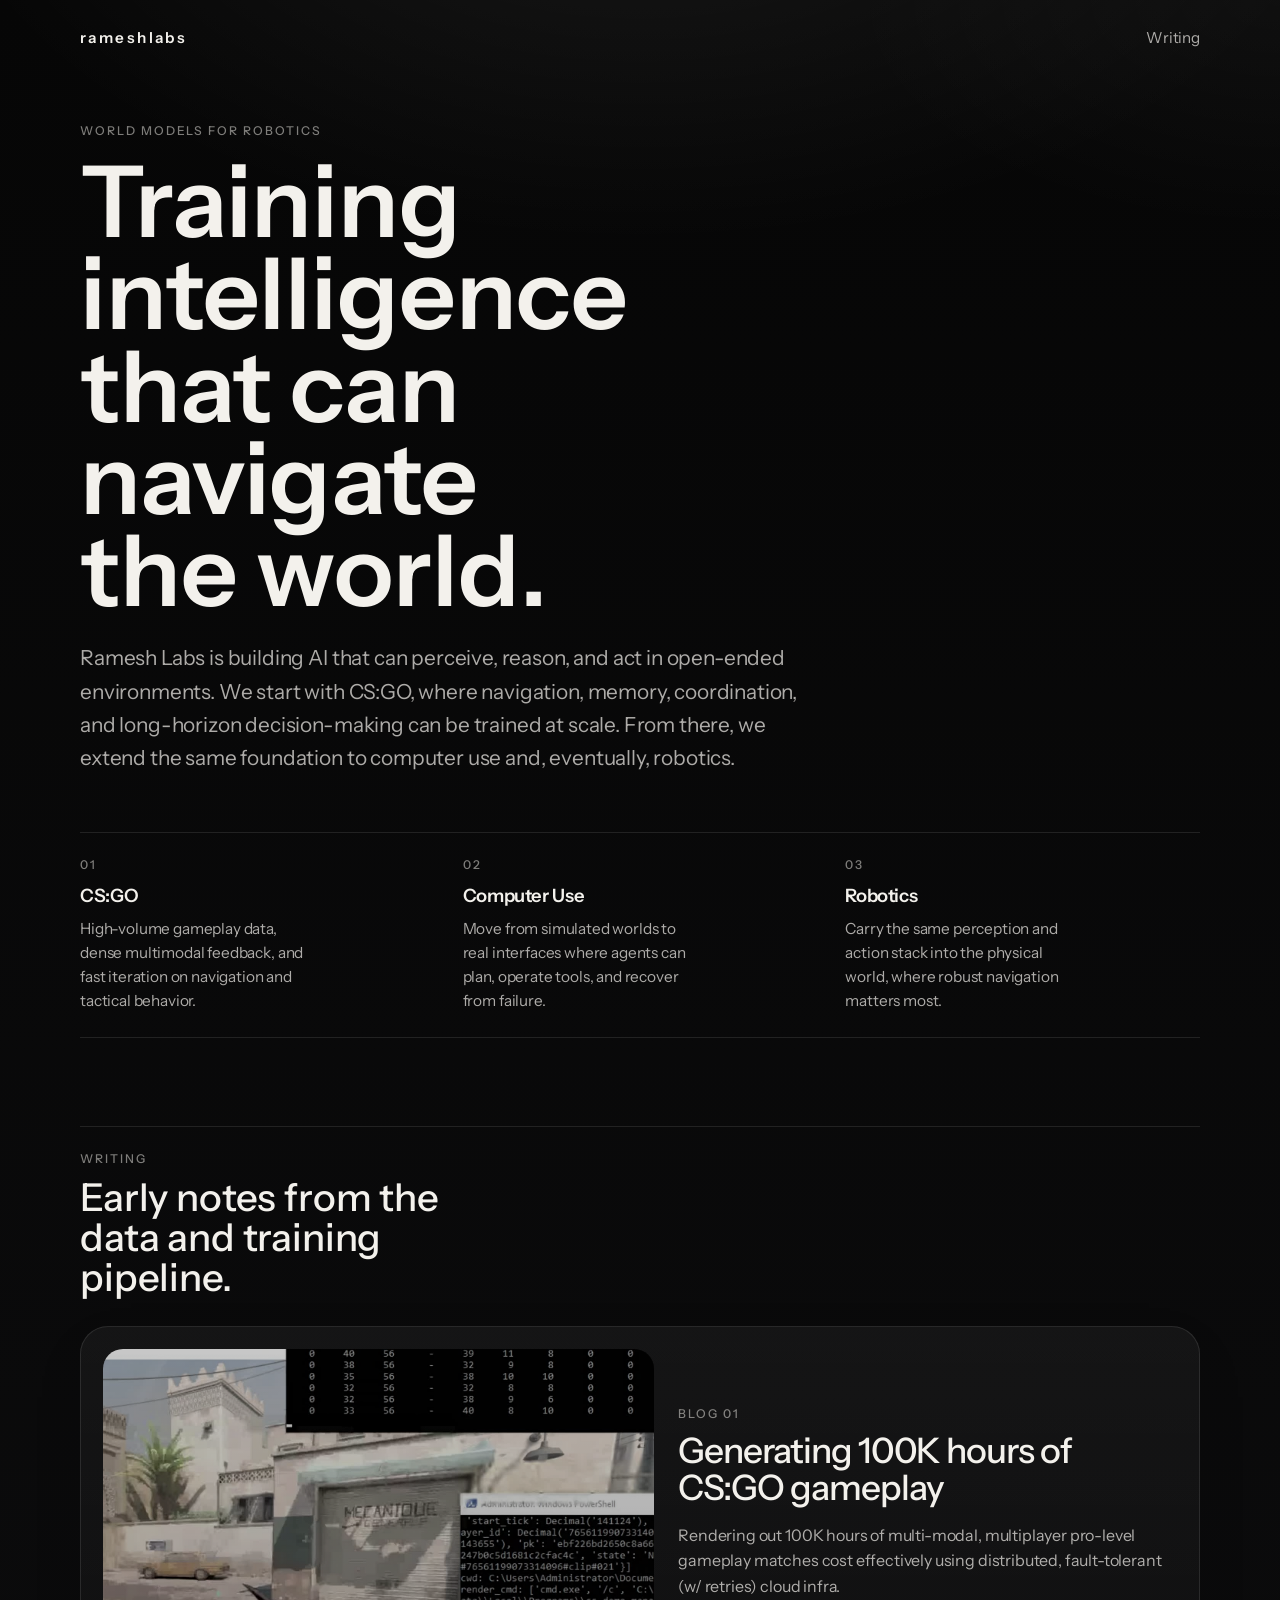
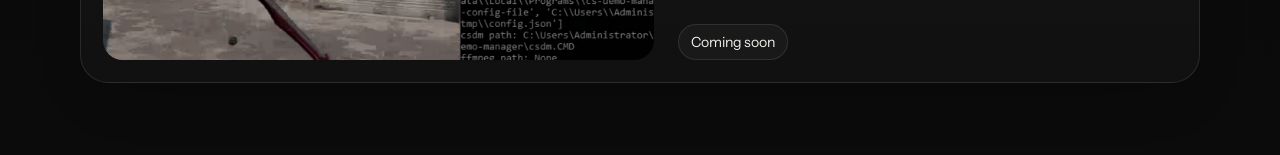
<file: index.html>
<!doctype html>
<html lang="en">
  <head>
    <meta charset="utf-8" />
    <meta name="viewport" content="width=device-width, initial-scale=1" />
    <meta
      name="description"
      content="Ramesh Labs is building intelligent systems that learn to navigate the world, starting with CS:GO and extending to computer use and robotics."
    />
    <title>rameshlabs</title>
    <link rel="stylesheet" href="styles.css" />
  </head>
  <body class="site-home">
    <div class="page">
      <header class="site-header">
        <a class="wordmark" href="./">rameshlabs</a>
        <nav class="site-nav" aria-label="Primary">
          <a href="#writing">Writing</a>
        </nav>
      </header>

      <main>
        <section class="hero">
          <p class="eyebrow">World Models for Robotics</p>
          <h1>Training intelligence that can navigate the world.</h1>
          <p class="lede">
            Ramesh Labs is building AI that can perceive, reason, and act in
            open-ended environments. We start with CS:GO, where navigation,
            memory, coordination, and long-horizon decision-making can be
            trained at scale. From there, we extend the same foundation to
            computer use and, eventually, robotics.
          </p>
        </section>

        <section class="trajectory" aria-label="Roadmap">
          <article class="trajectory-item">
            <p class="trajectory-step">01</p>
            <h2>CS:GO</h2>
            <p>
              High-volume gameplay data, dense multimodal feedback, and fast
              iteration on navigation and tactical behavior.
            </p>
          </article>
          <article class="trajectory-item">
            <p class="trajectory-step">02</p>
            <h2>Computer Use</h2>
            <p>
              Move from simulated worlds to real interfaces where agents can
              plan, operate tools, and recover from failure.
            </p>
          </article>
          <article class="trajectory-item">
            <p class="trajectory-step">03</p>
            <h2>Robotics</h2>
            <p>
              Carry the same perception and action stack into the physical
              world, where robust navigation matters most.
            </p>
          </article>
        </section>

        <section class="writing" id="writing">
          <div class="section-head">
            <p class="section-label">Writing</p>
            <h2>Early notes from the data and training pipeline.</h2>
          </div>

          <a
            class="post-card"
            href="blog/generating-100k-hours-of-csgo-gameplay/"
          >
            <div class="post-media">
              <img
                src="assets/csgo-thumbnail.jpg"
                alt="A CS:GO gameplay still rendered alongside distributed infrastructure tooling."
              />
            </div>
            <div class="post-content">
              <p class="post-meta">Blog 01</p>
              <h3>Generating 100K hours of CS:GO gameplay</h3>
              <p class="post-summary">
                Rendering out 100K hours of multi-modal, multiplayer pro-level
                gameplay matches cost effectively using distributed,
                fault-tolerant (w/ retries) cloud infra.
              </p>
              <span class="post-status">Coming soon</span>
            </div>
          </a>
        </section>
      </main>
    </div>
  </body>
</html>
</file>
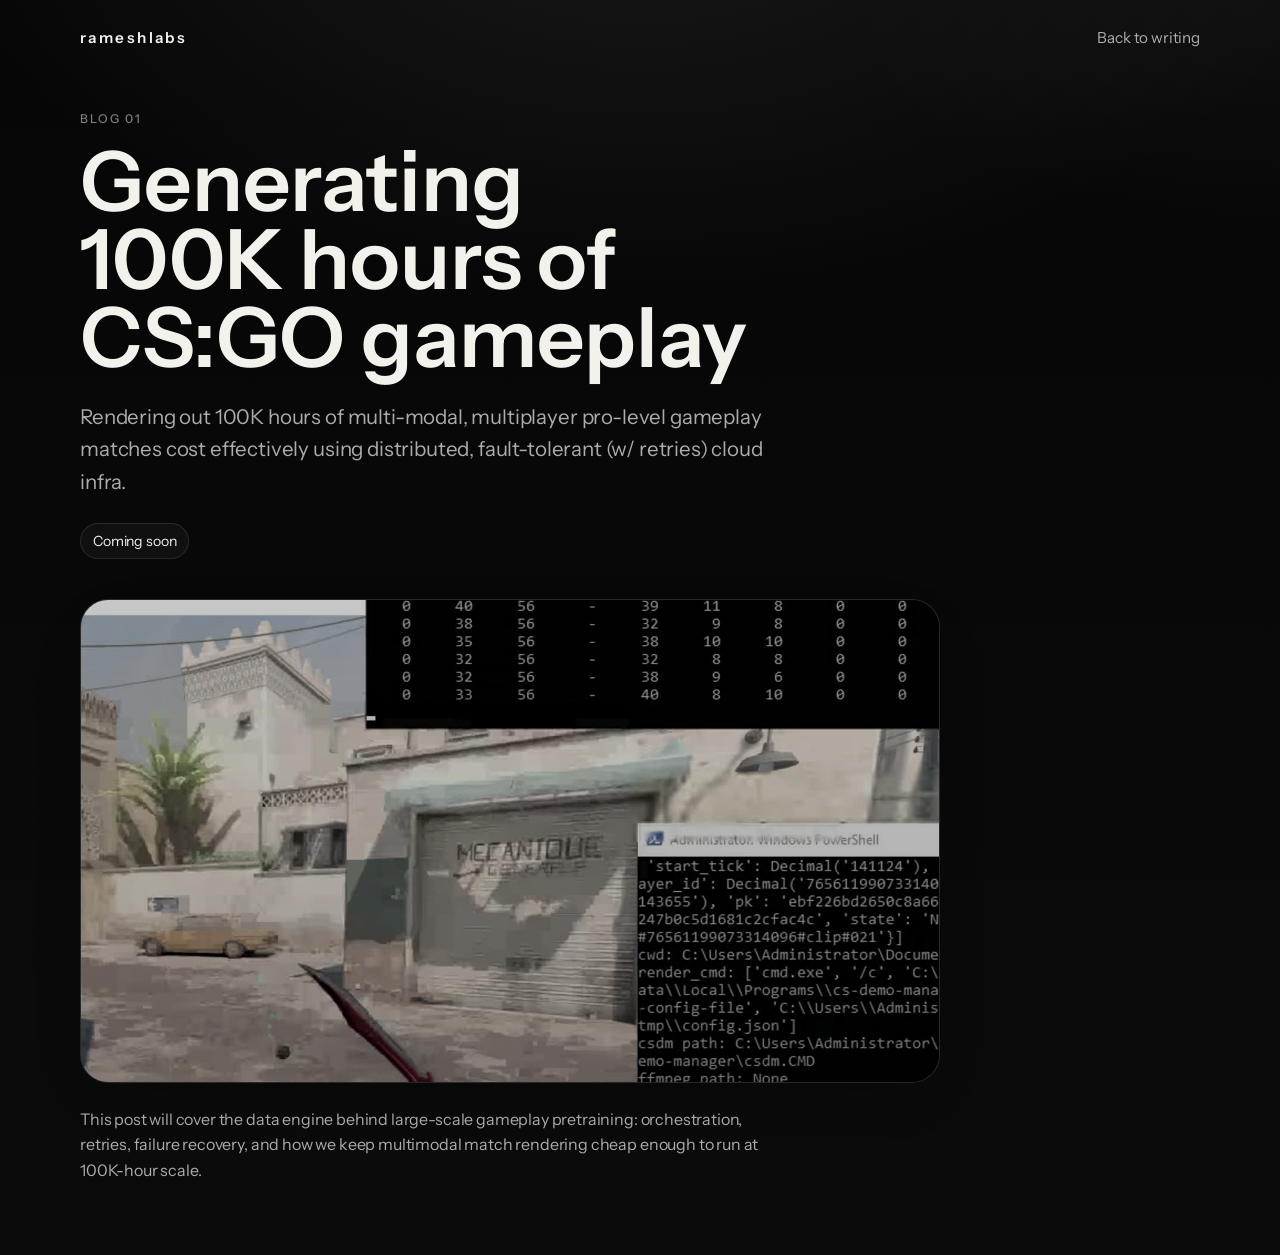
<file: blog/generating-100k-hours-of-csgo-gameplay/index.html>
<!doctype html>
<html lang="en">
  <head>
    <meta charset="utf-8" />
    <meta name="viewport" content="width=device-width, initial-scale=1" />
    <meta
      name="description"
      content="Generating 100K hours of CS:GO gameplay. Coming soon from Ramesh Labs."
    />
    <title>Generating 100K hours of CS:GO gameplay | rameshlabs</title>
    <link rel="stylesheet" href="../../styles.css" />
  </head>
  <body class="article-page">
    <div class="page">
      <header class="site-header">
        <a class="wordmark" href="../../">rameshlabs</a>
        <a class="back-link" href="../../#writing">Back to writing</a>
      </header>

      <main class="article-main">
        <article class="article">
          <p class="article-kicker">Blog 01</p>
          <h1>Generating 100K hours of CS:GO gameplay</h1>
          <p class="article-dek">
            Rendering out 100K hours of multi-modal, multiplayer pro-level
            gameplay matches cost effectively using distributed,
            fault-tolerant (w/ retries) cloud infra.
          </p>
          <div class="article-status">Coming soon</div>

          <figure class="article-figure">
            <img
              src="../../assets/csgo-thumbnail.jpg"
              alt="A CS:GO gameplay still rendered alongside distributed infrastructure tooling."
            />
          </figure>

          <p class="article-note">
            This post will cover the data engine behind large-scale gameplay
            pretraining: orchestration, retries, failure recovery, and how we
            keep multimodal match rendering cheap enough to run at 100K-hour
            scale.
          </p>
        </article>
      </main>
    </div>
  </body>
</html>
</file>
<file: styles.css>
@import url("https://fonts.googleapis.com/css2?family=Instrument+Sans:wght@400;500;600;700&display=swap");

:root {
  color-scheme: dark;
  --bg: #060606;
  --bg-2: #0b0b0c;
  --panel: rgba(255, 255, 255, 0.028);
  --panel-strong: rgba(255, 255, 255, 0.048);
  --line: rgba(255, 255, 255, 0.1);
  --line-strong: rgba(255, 255, 255, 0.16);
  --text: #f3f1ec;
  --muted: rgba(243, 241, 236, 0.7);
  --subtle: rgba(243, 241, 236, 0.5);
  --shadow: rgba(0, 0, 0, 0.38);
}

* {
  box-sizing: border-box;
  margin: 0;
  padding: 0;
}

html {
  scroll-behavior: smooth;
}

body {
  min-height: 100vh;
  background:
    radial-gradient(
      1200px 700px at 50% -10%,
      rgba(255, 255, 255, 0.08),
      transparent 60%
    ),
    radial-gradient(
      900px 480px at 100% 0%,
      rgba(255, 255, 255, 0.04),
      transparent 48%
    ),
    linear-gradient(180deg, var(--bg) 0%, var(--bg-2) 100%);
  color: var(--text);
  font-family: "Instrument Sans", system-ui, sans-serif;
  letter-spacing: -0.01em;
}

body::before {
  content: "";
  position: fixed;
  inset: 0;
  background-image:
    linear-gradient(rgba(255, 255, 255, 0.035) 1px, transparent 1px),
    linear-gradient(90deg, rgba(255, 255, 255, 0.035) 1px, transparent 1px);
  background-size: 44px 44px;
  opacity: 0.08;
  mask-image: linear-gradient(180deg, rgba(0, 0, 0, 0.55), transparent 70%);
  pointer-events: none;
}

a {
  color: inherit;
  text-decoration: none;
}

img {
  display: block;
  width: 100%;
  height: auto;
}

::selection {
  background: rgba(255, 255, 255, 0.18);
  color: var(--text);
}

.page {
  position: relative;
  z-index: 1;
  width: min(1120px, calc(100vw - 48px));
  margin: 0 auto;
  padding: 24px 0 72px;
}

.site-header {
  display: flex;
  align-items: center;
  justify-content: space-between;
  gap: 20px;
  padding: 4px 0 40px;
}

.wordmark {
  font-size: 0.95rem;
  font-weight: 600;
  letter-spacing: 0.16em;
  text-transform: lowercase;
}

.site-nav,
.back-link {
  font-size: 0.95rem;
  color: var(--muted);
}

.site-nav a,
.back-link {
  transition:
    color 180ms ease,
    opacity 180ms ease;
}

.site-nav a:hover,
.back-link:hover {
  color: var(--text);
}

.hero,
.trajectory,
.writing,
.article {
  opacity: 0;
  animation: rise 700ms cubic-bezier(0.22, 1, 0.36, 1) forwards;
}

.trajectory {
  animation-delay: 80ms;
}

.writing,
.article {
  animation-delay: 160ms;
}

.hero {
  max-width: 860px;
  padding: 36px 0 24px;
}

.eyebrow,
.section-label,
.post-meta,
.trajectory-step,
.article-kicker {
  color: var(--subtle);
  font-size: 0.76rem;
  font-weight: 500;
  text-transform: uppercase;
  letter-spacing: 0.16em;
}

.hero h1,
.article h1 {
  text-wrap: balance;
}

.hero h1 {
  margin-top: 18px;
  max-width: 11ch;
  font-size: clamp(3.4rem, 9vw, 6.2rem);
  line-height: 0.93;
  font-weight: 600;
}

.lede {
  margin-top: 24px;
  max-width: 740px;
  color: var(--muted);
  font-size: clamp(1.05rem, 1.75vw, 1.3rem);
  line-height: 1.6;
}

.trajectory {
  display: grid;
  grid-template-columns: repeat(3, minmax(0, 1fr));
  gap: 28px;
  margin-top: 34px;
  padding: 24px 0;
  border-top: 1px solid var(--line);
  border-bottom: 1px solid var(--line);
}

.trajectory-item h2 {
  margin-top: 12px;
  font-size: 1.15rem;
  font-weight: 600;
  letter-spacing: -0.02em;
}

.trajectory-item p:last-child {
  margin-top: 10px;
  max-width: 24ch;
  color: var(--muted);
  font-size: 0.96rem;
  line-height: 1.55;
}

.writing {
  margin-top: 88px;
  padding-top: 24px;
  border-top: 1px solid var(--line);
}

.section-head h2 {
  margin-top: 12px;
  max-width: 15ch;
  font-size: clamp(1.7rem, 3vw, 2.45rem);
  line-height: 1.05;
  font-weight: 500;
}

.post-card {
  display: grid;
  grid-template-columns: minmax(0, 1.05fr) minmax(0, 0.95fr);
  gap: 24px;
  margin-top: 28px;
  padding: 22px;
  border: 1px solid var(--line);
  border-radius: 28px;
  background: linear-gradient(180deg, var(--panel-strong), var(--panel));
  box-shadow: 0 20px 60px -30px var(--shadow);
  transition:
    transform 220ms ease,
    border-color 220ms ease,
    background 220ms ease;
}

.post-card:hover {
  transform: translateY(-2px);
  border-color: var(--line-strong);
  background: linear-gradient(
    180deg,
    rgba(255, 255, 255, 0.06),
    var(--panel)
  );
}

.post-media {
  position: relative;
  overflow: hidden;
  isolation: isolate;
  border-radius: 20px;
  background: #101010;
  aspect-ratio: 16 / 9;
}

.post-media::after,
.article-figure::after {
  content: "";
  position: absolute;
  inset: 0;
  background: linear-gradient(
    180deg,
    rgba(0, 0, 0, 0.08),
    rgba(0, 0, 0, 0.24)
  );
  pointer-events: none;
}

.post-media img,
.article-figure img {
  width: 100%;
  height: 100%;
  object-fit: cover;
  filter: grayscale(0.08) saturate(0.55) brightness(0.82) contrast(1.08);
}

.post-content {
  display: flex;
  flex-direction: column;
  justify-content: flex-end;
}

.post-content h3 {
  margin-top: 12px;
  font-size: clamp(1.6rem, 3vw, 2.2rem);
  line-height: 1.05;
  font-weight: 500;
  letter-spacing: -0.03em;
}

.post-summary {
  margin-top: 16px;
  color: var(--muted);
  font-size: 1rem;
  line-height: 1.6;
}

.post-status,
.article-status {
  display: inline-flex;
  align-items: center;
  justify-content: center;
  width: fit-content;
  margin-top: 24px;
  padding: 8px 12px;
  border: 1px solid var(--line);
  border-radius: 999px;
  background: rgba(255, 255, 255, 0.035);
  color: var(--text);
  font-size: 0.88rem;
  letter-spacing: -0.01em;
}

.article-main {
  padding-top: 24px;
}

.article {
  max-width: 860px;
}

.article h1 {
  margin-top: 16px;
  max-width: 12ch;
  font-size: clamp(3rem, 8vw, 5.2rem);
  line-height: 0.94;
  font-weight: 600;
}

.article-dek {
  margin-top: 24px;
  max-width: 720px;
  color: var(--muted);
  font-size: clamp(1.05rem, 1.7vw, 1.28rem);
  line-height: 1.6;
}

.article-figure {
  position: relative;
  margin-top: 40px;
  overflow: hidden;
  border: 1px solid var(--line);
  border-radius: 28px;
  background: #101010;
  aspect-ratio: 16 / 9;
  box-shadow: 0 20px 60px -30px var(--shadow);
}

.article-note {
  margin-top: 24px;
  max-width: 680px;
  color: var(--muted);
  font-size: 1rem;
  line-height: 1.6;
}

@keyframes rise {
  from {
    opacity: 0;
    transform: translateY(18px);
  }

  to {
    opacity: 1;
    transform: none;
  }
}

@media (max-width: 900px) {
  .trajectory,
  .post-card {
    grid-template-columns: 1fr;
  }

  .trajectory-item p:last-child {
    max-width: none;
  }
}

@media (max-width: 640px) {
  .page {
    width: min(1120px, calc(100vw - 32px));
    padding: 18px 0 56px;
  }

  .site-header {
    padding-bottom: 28px;
  }

  .site-nav {
    display: none;
  }

  .hero {
    padding-top: 18px;
  }

  .section-head h2 {
    max-width: 12ch;
  }

  .post-card {
    padding: 16px;
    border-radius: 24px;
  }

  .post-media,
  .article-figure {
    border-radius: 18px;
  }
}
</file>
